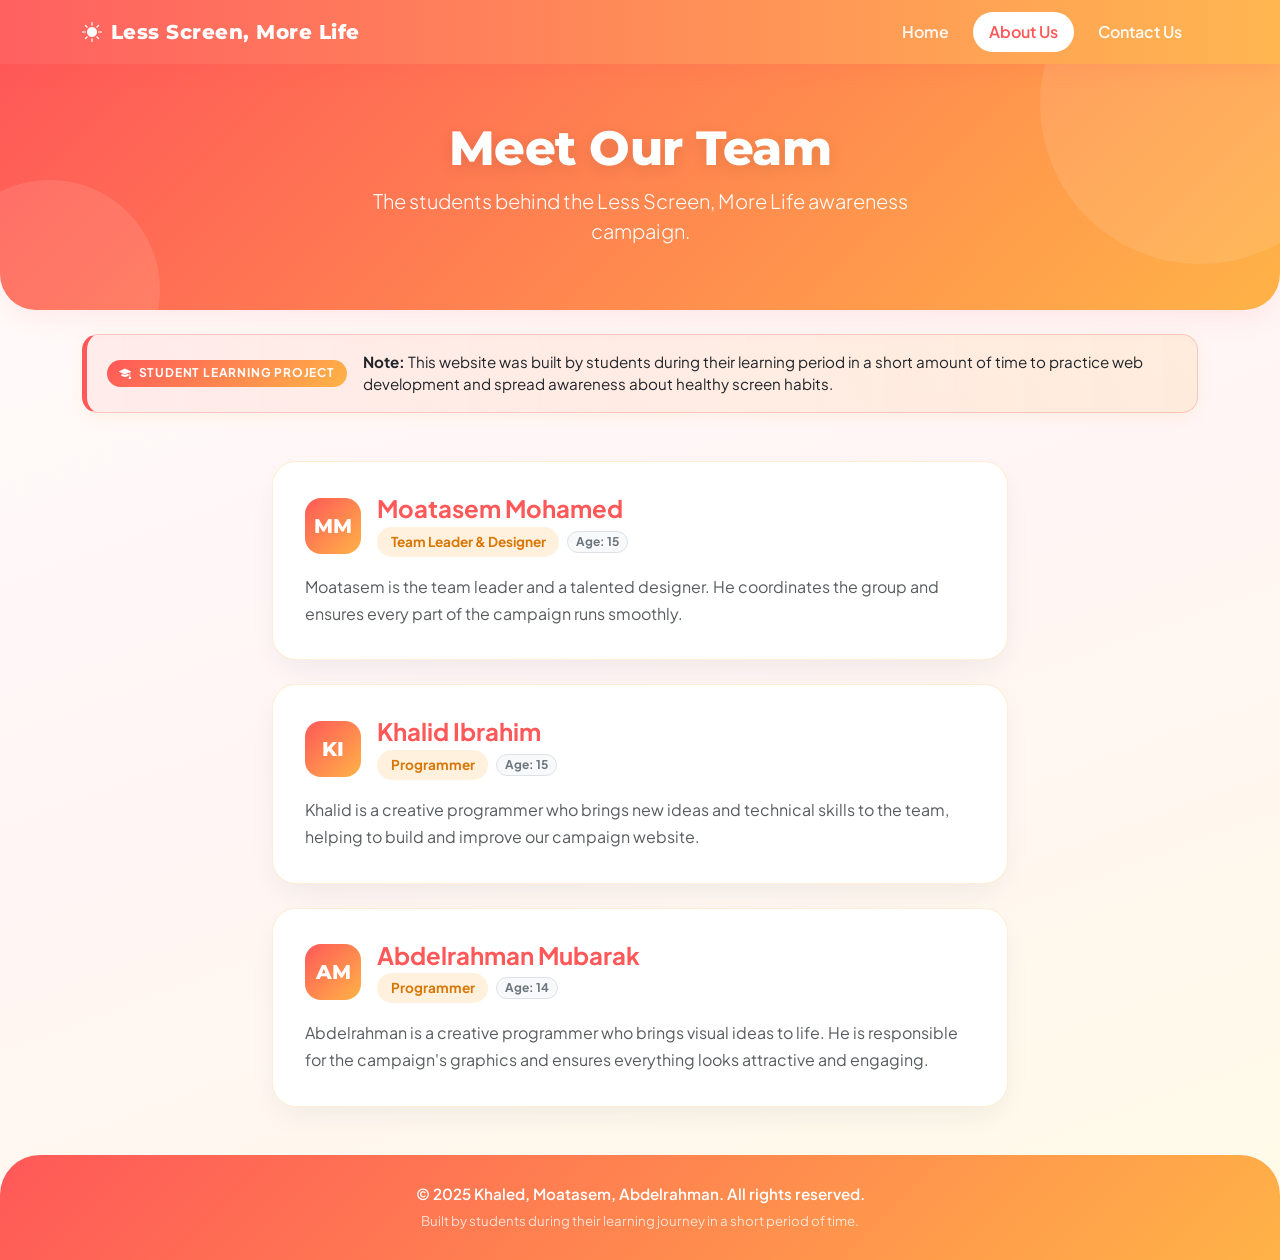
<file: about_us.html>
<!DOCTYPE html>
<html lang="en">

<head>
    <meta charset="UTF-8">
    <meta name="viewport" content="width=device-width, initial-scale=1.0">
    <title>About Us - Less Screen, More Life</title>
    <link href="https://cdn.jsdelivr.net/npm/bootstrap@5.3.3/dist/css/bootstrap.min.css" rel="stylesheet"
        integrity="sha384-QWTKZyjpPEjISv5WaRU9OFeRpok6YctnYmDr5pNlyT2bRjXh0JMhjY6hW+ALEwIH" crossorigin="anonymous">
    <link rel="stylesheet" href="https://cdn.jsdelivr.net/npm/bootstrap-icons@1.11.3/font/bootstrap-icons.min.css">
    <link rel="stylesheet" href="style.css">
</head>

<body>
    <!-- Navbar -->
    <nav class="navbar navbar-expand-lg navbar-dark sticky-top navbar-custom">
        <div class="container">
            <a class="navbar-brand" href="index.html">
                <i class="bi bi-sun-fill me-2"></i>Less Screen, More Life
            </a>
            <button class="navbar-toggler border-0" type="button" data-bs-toggle="collapse"
                data-bs-target="#navbarSupportedContent" aria-controls="navbarSupportedContent" aria-expanded="false"
                aria-label="Toggle navigation">
                <span class="navbar-toggler-icon"></span>
            </button>
            <div class="collapse navbar-collapse" id="navbarSupportedContent">
                <ul class="navbar-nav ms-auto mb-2 mb-lg-0 gap-2">
                    <li class="nav-item">
                        <a class="nav-link" href="index.html">Home</a>
                    </li>
                    <li class="nav-item">
                        <a class="nav-link active" aria-current="page" href="about_us.html">About Us</a>
                    </li>
                    <li class="nav-item">
                        <a class="nav-link" href="index.html#contact_us">Contact Us</a>
                    </li>
                </ul>
            </div>
        </div>
    </nav>

    <!-- Header -->
    <header class="hero-section text-white text-center" style="padding: 3.5rem 1rem 4rem;">
        <div class="container position-relative" style="z-index: 1;">
            <h1 class="display-5 hero-title mb-2">Meet Our Team</h1>
            <p class="lead mx-auto mb-0 opacity-90" style="max-width: 580px;">
                The students behind the Less Screen, More Life awareness campaign.
            </p>
        </div>
    </header>

    <!-- Clear Student Learning Notice -->
    <section class="container mt-4">
        <div class="student-notice d-flex flex-column flex-md-row align-items-start align-items-md-center gap-3">
            <span class="student-notice-badge flex-shrink-0">
                <i class="bi bi-mortarboard-fill me-1"></i> Student Learning Project
            </span>
            <p class="mb-0 text-dark" style="font-size: 0.95rem;">
                <strong>Note:</strong> This website was built by students during their learning period in a short amount of time to practice web development and spread awareness about healthy screen habits.
            </p>
        </div>
    </section>

    <!-- Team Cards -->
    <main class="container my-5">
        <div class="row justify-content-center g-4">
            <div class="col-lg-8">
                <div class="team-card mb-4">
                    <div class="d-flex align-items-center gap-3 mb-3">
                        <div class="team-avatar">MM</div>
                        <div>
                            <h2 class="h4 fw-bold mb-1" style="color: var(--primary);">Moatasem Mohamed</h2>
                            <div class="d-flex flex-wrap align-items-center gap-2">
                                <span class="role-badge">Team Leader &amp; Designer</span>
                                <span class="badge bg-light text-secondary border rounded-pill">Age: 15</span>
                            </div>
                        </div>
                    </div>
                    <p class="text-muted mb-0" style="line-height: 1.7;">
                        Moatasem is the team leader and a talented designer. He coordinates the group and ensures every part of the campaign runs smoothly.
                    </p>
                </div>

                <div class="team-card mb-4">
                    <div class="d-flex align-items-center gap-3 mb-3">
                        <div class="team-avatar">KI</div>
                        <div>
                            <h2 class="h4 fw-bold mb-1" style="color: var(--primary);">Khalid Ibrahim</h2>
                            <div class="d-flex flex-wrap align-items-center gap-2">
                                <span class="role-badge">Programmer</span>
                                <span class="badge bg-light text-secondary border rounded-pill">Age: 15</span>
                            </div>
                        </div>
                    </div>
                    <p class="text-muted mb-0" style="line-height: 1.7;">
                        Khalid is a creative programmer who brings new ideas and technical skills to the team, helping to build and improve our campaign website.
                    </p>
                </div>

                <div class="team-card">
                    <div class="d-flex align-items-center gap-3 mb-3">
                        <div class="team-avatar">AM</div>
                        <div>
                            <h2 class="h4 fw-bold mb-1" style="color: var(--primary);">Abdelrahman Mubarak</h2>
                            <div class="d-flex flex-wrap align-items-center gap-2">
                                <span class="role-badge">Programmer</span>
                                <span class="badge bg-light text-secondary border rounded-pill">Age: 14</span>
                            </div>
                        </div>
                    </div>
                    <p class="text-muted mb-0" style="line-height: 1.7;">
                        Abdelrahman is a creative programmer who brings visual ideas to life. He is responsible for the campaign's graphics and ensures everything looks attractive and engaging.
                    </p>
                </div>
            </div>
        </div>
    </main>

    <!-- Footer -->
    <footer class="footer-custom">
        <div class="container">
            <p class="mb-1 fw-semibold">&copy; 2025 Khaled, Moatasem, Abdelrahman. All rights reserved.</p>
            <small class="opacity-75">Built by students during their learning journey in a short period of time.</small>
        </div>
    </footer>

    <script src="https://cdn.jsdelivr.net/npm/bootstrap@5.3.3/dist/js/bootstrap.bundle.min.js"
        integrity="sha384-YvpcrYf0tY3lHB60NNkmXc5s9fDVZLESaAA55NDzOxhy9GkcIdslK1eN7N6jIeHz" crossorigin="anonymous"></script>
</body>

</html>
</file>
<file: style.css>
@import url('https://fonts.googleapis.com/css2?family=Montserrat:wght@700;800&family=Plus+Jakarta+Sans:wght@400;500;600;700&display=swap');

:root {
    --primary: #ff5858;
    --secondary: #ffb347;
    --bg-cream: #fffbe7;
    --bg-blush: #ffe3e3;
    --text-dark: #1e293b;
    --text-muted: #64748b;
    --gradient-main: linear-gradient(135deg, #ff5858 0%, #ffb347 100%);
    --shadow-soft: 0 10px 30px -5px rgba(255, 88, 88, 0.12);
    --shadow-card: 0 12px 32px -8px rgba(30, 41, 59, 0.08);
}

html {
    scroll-behavior: smooth;
}

body {
    background: linear-gradient(160deg, #fffdfb 0%, #fff5f5 50%, #fffbe7 100%);
    font-family: 'Plus Jakarta Sans', 'Segoe UI', sans-serif;
    color: var(--text-dark);
    min-height: 100vh;
    display: flex;
    flex-direction: column;
}

/* Navbar */
.navbar-custom {
    background: rgba(255, 88, 88, 0.92);
    background: linear-gradient(90deg, rgba(255, 88, 88, 0.95) 0%, rgba(255, 179, 71, 0.95) 100%);
    backdrop-filter: blur(12px);
    -webkit-backdrop-filter: blur(12px);
    box-shadow: 0 4px 20px rgba(255, 88, 88, 0.15);
    padding: 0.75rem 0;
    z-index: 1000;
}

.navbar-custom .navbar-brand {
    font-family: 'Montserrat', sans-serif;
    font-weight: 800;
    color: #fff !important;
    letter-spacing: 0.5px;
    font-size: 1.25rem;
}

.navbar-custom .nav-link {
    color: rgba(255, 255, 255, 0.92) !important;
    font-weight: 600;
    padding: 0.5rem 1rem !important;
    border-radius: 50px;
    transition: all 0.25s ease;
}

.navbar-custom .nav-link:hover,
.navbar-custom .nav-link.active {
    color: #ff5858 !important;
    background: #fff;
}

/* Student Project Notice Banner */
.student-notice {
    background: linear-gradient(90deg, rgba(255, 88, 88, 0.08) 0%, rgba(255, 179, 71, 0.14) 100%);
    border: 1px solid rgba(255, 88, 88, 0.25);
    border-left: 5px solid var(--primary);
    border-radius: 16px;
    padding: 1rem 1.25rem;
    box-shadow: 0 4px 16px rgba(255, 179, 71, 0.1);
}

.student-notice-badge {
    background: var(--gradient-main);
    color: #fff;
    font-size: 0.75rem;
    font-weight: 700;
    text-transform: uppercase;
    letter-spacing: 0.8px;
    padding: 0.3rem 0.75rem;
    border-radius: 50px;
    display: inline-block;
}

/* Hero Section */
.hero-section {
    background: var(--gradient-main);
    border-radius: 0 0 36px 36px;
    padding: 2.5rem 1rem 3rem;
    position: relative;
    overflow: hidden;
    box-shadow: var(--shadow-soft);
}

.hero-section::before,
.hero-section::after {
    content: '';
    position: absolute;
    border-radius: 50%;
    background: rgba(255, 255, 255, 0.1);
    pointer-events: none;
}

.hero-section::before {
    width: 320px;
    height: 320px;
    top: -120px;
    right: -80px;
}

.hero-section::after {
    width: 220px;
    height: 220px;
    bottom: -90px;
    left: -60px;
}

.hero-title {
    font-family: 'Montserrat', sans-serif;
    font-weight: 800;
    letter-spacing: -0.5px;
    text-shadow: 0 4px 16px rgba(0, 0, 0, 0.1);
}

.btn-hero {
    background: #fff;
    color: var(--primary);
    font-weight: 700;
    padding: 0.6rem 1.6rem;
    font-size: 0.95rem;
    border-radius: 50px;
    border: none;
    box-shadow: 0 6px 16px rgba(0, 0, 0, 0.12);
    transition: transform 0.25s ease, box-shadow 0.25s ease;
}

.btn-hero:hover {
    transform: translateY(-2px);
    box-shadow: 0 12px 24px rgba(0, 0, 0, 0.18);
    color: #e04343;
    background: #fff;
}

/* Section Headings */
.section-title {
    font-family: 'Montserrat', sans-serif;
    font-weight: 800;
    color: var(--primary);
    letter-spacing: -0.3px;
}

/* Poster & About Card */
.poster-frame {
    border-radius: 24px;
    padding: 8px;
    background: var(--gradient-main);
    box-shadow: var(--shadow-soft);
    transition: transform 0.3s ease;
}

.poster-frame:hover {
    transform: translateY(-4px);
}

.poster-frame img {
    border-radius: 18px;
    display: block;
    width: 100%;
}

/* Feature Cards */
.feature-card {
    background: #fff;
    border: 1px solid rgba(255, 179, 71, 0.2);
    border-radius: 18px;
    padding: 1.5rem 1.25rem;
    height: 100%;
    box-shadow: var(--shadow-card);
    transition: transform 0.3s ease, box-shadow 0.3s ease;
}

.feature-card:hover {
    transform: translateY(-4px);
    box-shadow: 0 16px 28px -10px rgba(255, 88, 88, 0.16);
}

.feature-icon-wrap {
    width: 56px;
    height: 56px;
    border-radius: 14px;
    background: linear-gradient(135deg, rgba(255, 88, 88, 0.1) 0%, rgba(255, 179, 71, 0.18) 100%);
    display: inline-flex;
    align-items: center;
    justify-content: center;
    margin-bottom: 0.85rem;
}

/* Contact Form */
.contact-card {
    background: #fff;
    border: 1px solid rgba(255, 179, 71, 0.25);
    border-radius: 22px;
    padding: 1.75rem;
    box-shadow: var(--shadow-card);
}

.form-control-modern {
    border-radius: 14px;
    border: 1.5px solid #e2e8f0;
    padding: 0.75rem 1rem;
    background: #f8fafc;
    transition: border-color 0.2s ease, box-shadow 0.2s ease, background 0.2s ease;
}

.form-control-modern:focus {
    background: #fff;
    border-color: var(--primary);
    box-shadow: 0 0 0 4px rgba(255, 88, 88, 0.12);
}

.btn-gradient {
    background: var(--gradient-main);
    color: #fff;
    border: none;
    border-radius: 50px;
    padding: 0.85rem 2rem;
    font-weight: 700;
    letter-spacing: 0.3px;
    box-shadow: 0 8px 20px rgba(255, 88, 88, 0.25);
    transition: transform 0.2s ease, box-shadow 0.2s ease;
}

.btn-gradient:hover {
    color: #fff;
    transform: translateY(-2px);
    box-shadow: 0 12px 24px rgba(255, 88, 88, 0.35);
}

/* Team Cards (About Us) */
.team-card {
    background: #fff;
    border: 1px solid rgba(255, 179, 71, 0.22);
    border-radius: 24px;
    padding: 2rem;
    box-shadow: var(--shadow-card);
    transition: transform 0.25s ease, box-shadow 0.25s ease;
}

.team-card:hover {
    transform: translateY(-4px);
    box-shadow: 0 16px 32px -8px rgba(255, 88, 88, 0.14);
}

.team-avatar {
    width: 56px;
    height: 56px;
    border-radius: 16px;
    background: var(--gradient-main);
    color: #fff;
    font-family: 'Montserrat', sans-serif;
    font-weight: 800;
    font-size: 1.25rem;
    display: flex;
    align-items: center;
    justify-content: center;
    flex-shrink: 0;
}

.role-badge {
    background: rgba(255, 179, 71, 0.18);
    color: #d97706;
    font-weight: 700;
    font-size: 0.85rem;
    padding: 0.3rem 0.85rem;
    border-radius: 50px;
}

/* Footer */
.footer-custom {
    background: var(--gradient-main);
    color: #fff;
    text-align: center;
    padding: 1.75rem 1rem;
    border-radius: 40px 40px 0 0;
    margin-top: auto;
    font-size: 0.95rem;
}
</file>
